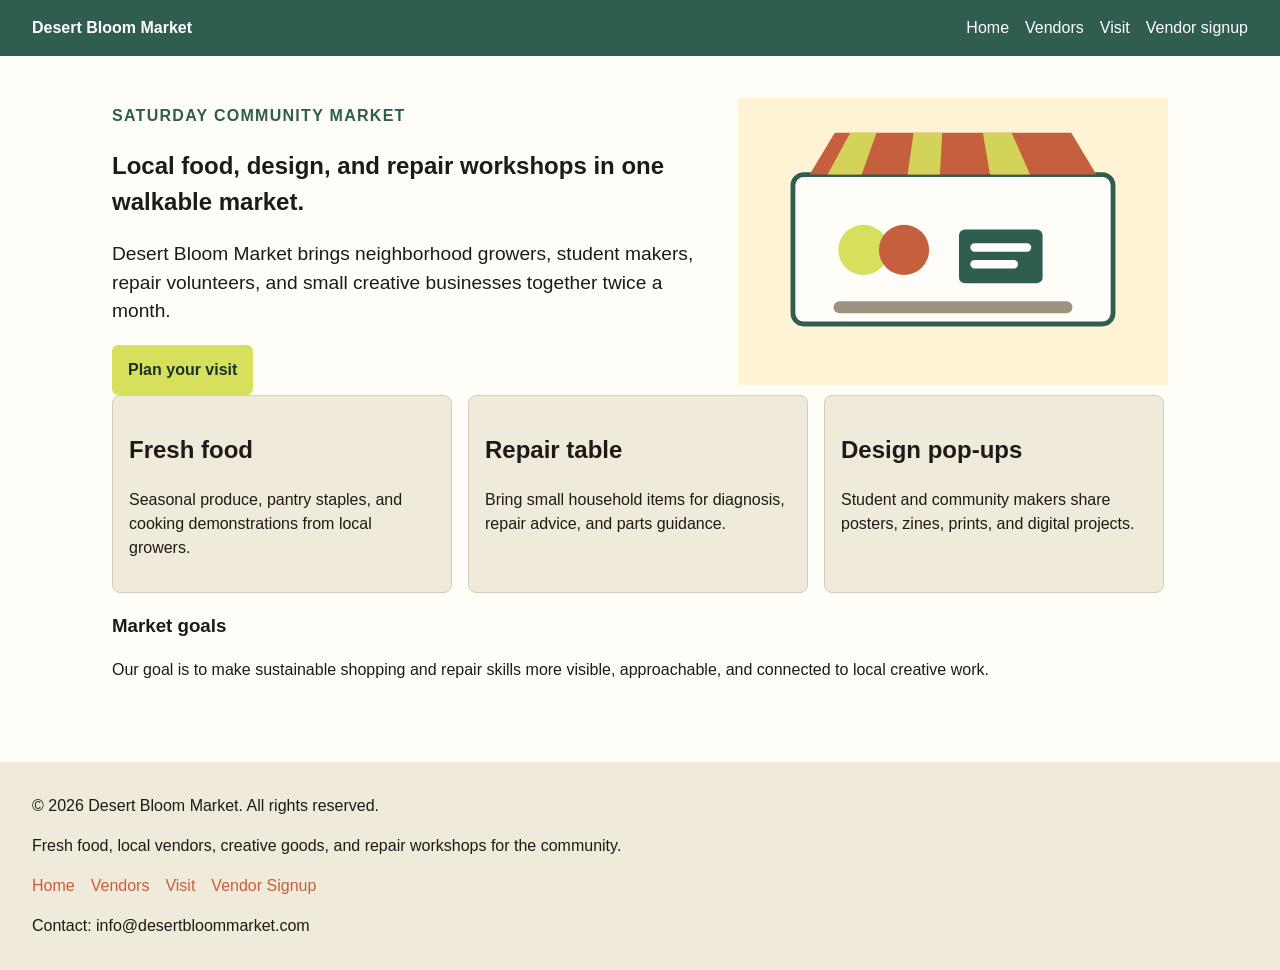
<file: index.html>
<!doctype html>
<html lang="en">
<head>
  <meta name="viewport" content="width=device-width, initial-scale=1.0">
  <meta name="description" content="Desert Bloom Market is a community market featuring local vendors, fresh food, creative goods, and repair workshops.">
  <meta charset="utf-8">
  <title>Desert Bloom Market</title>
  <link rel="stylesheet" href="styles.css">
  <link rel="icon" href="favicon.png">
</head>
<body>
  <header class="site-header">
    <a class="logo" href="index.html">Desert Bloom Market</a>
    <nav aria-label="Main navigation">
      <a href="index.html">Home</a>
      <a href="vendors.html">Vendors</a>
      <a href="visit.html">Visit</a>
      <a href="signup.html">Vendor signup</a>
    </nav>
  </header>

  <main class="page">
    <section class="hero">
      <div>
        <p class="eyebrow">Saturday Community Market</p>
        <h1>Local food, design, and repair workshops in one walkable market.</h1>
        <p class="lede">Desert Bloom Market brings neighborhood growers, student makers, repair volunteers, and small creative businesses together twice a month.</p>
        <a class="button" href="visit.html">Plan your visit</a>
      </div>
      <img class="hero-image" src="market-hero.svg" alt="Illustration of a market stand with a striped canopy, produce icons, and a small vendor sign.">
    </section>

    <section class="feature-row">
      <article class="feature-card">
        <h2>Fresh food</h2>
        <p>Seasonal produce, pantry staples, and cooking demonstrations from local growers.</p>
      </article>
      <article class="feature-card highlight">
        <h2>Repair table</h2>
        <p>Bring small household items for diagnosis, repair advice, and parts guidance.</p>
      </article>
      <article class="feature-card">
        <h2>Design pop-ups</h2>
        <p>Student and community makers share posters, zines, prints, and digital projects.</p>
      </article>
    </section>

    <section>
      <h3>Market goals</h3>
      <p>Our goal is to make sustainable shopping and repair skills more visible, approachable, and connected to local creative work.</p>
    </section>
  </main>

  <footer>
     <p>&copy; 2026 Desert Bloom Market. All rights reserved.</p>
  <p>Fresh food, local vendors, creative goods, and repair workshops for the community.</p>
  <nav aria-label="Footer navigation">
    <a href="index.html">Home</a>
    <a href="vendors.html">Vendors</a>
    <a href="visit.html">Visit</a>
    <a href="signup.html">Vendor Signup</a>
  </nav>
  <p>Contact: info@desertbloommarket.com</p>
  </footer>
</body>
</html>
</file>
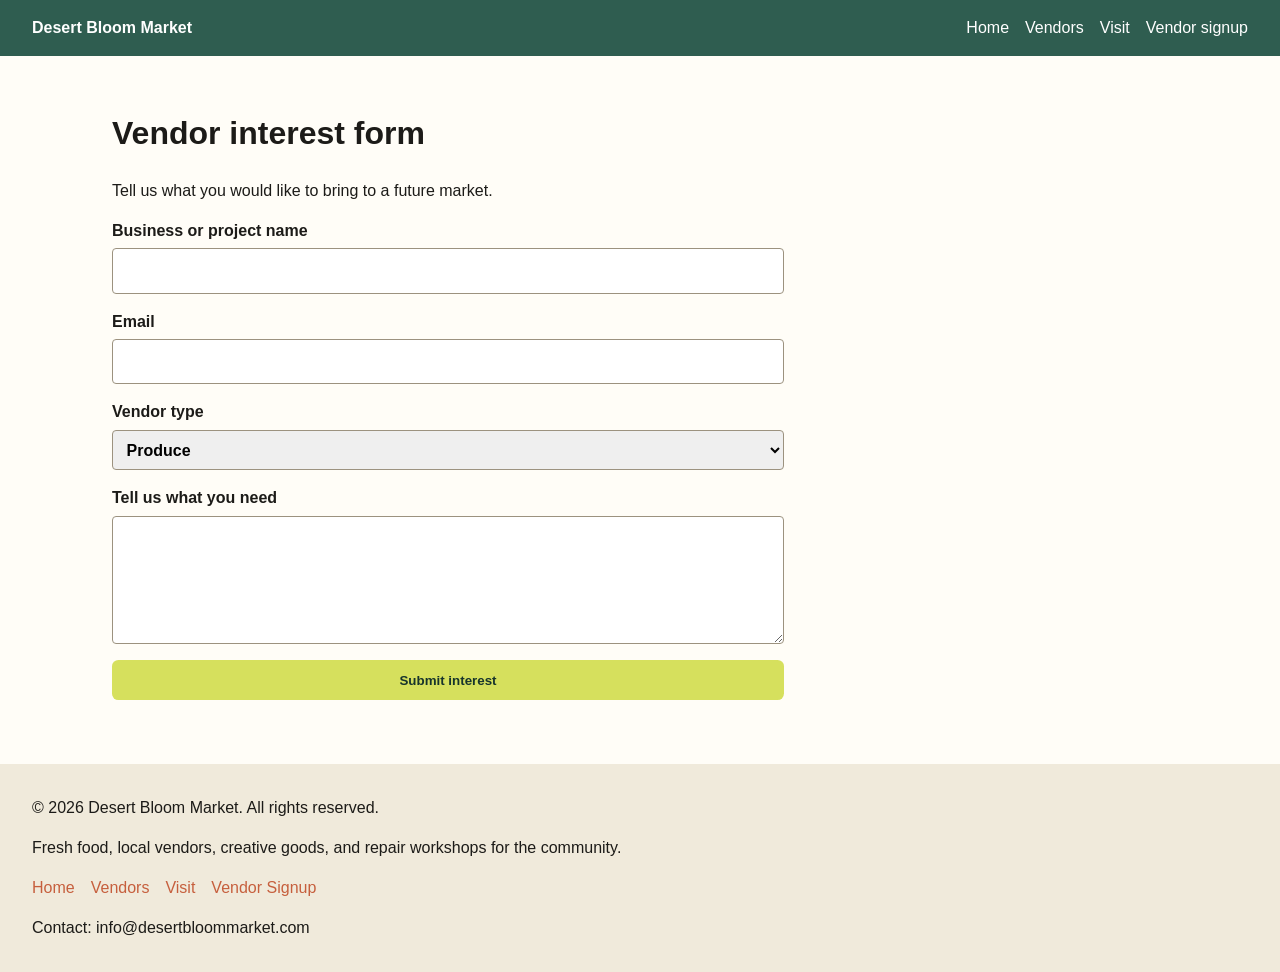
<file: signup.html>
<!doctype html>
<html lang="en">
<head>
  <meta name="viewport" content="width=device-width, initial-scale=1.0">
  <meta name="description" content="Desert Bloom Market is a community market featuring local vendors, fresh food, creative goods, and repair workshops.">
  <meta charset="utf-8">
  <title>Desert Bloom Market</title>
  <link rel="stylesheet" href="styles.css">
  <link rel="icon" href="favicon.png">
</head>
<body>
  <header class="site-header">
    <a class="logo" href="index.html">Desert Bloom Market</a>
    <nav aria-label="Main navigation">
      <a href="index.html">Home</a>
      <a href="vendors.html">Vendors</a>
      <a href="visit.html">Visit</a>
      <a href="signup.html">Vendor signup</a>
    </nav>
  </header>

  <main class="page">
    <h1>Vendor interest form</h1>
    <p>Tell us what you would like to bring to a future market.</p>

    <form>
      <label>Business or project name
        <input type="text" name="business">
      </label>
      <label>Email
        <input type="email" name="email">
      </label>
      <label>Vendor type
        <select name="type">
          <option>Produce</option>
          <option>Prepared food</option>
          <option>Repair</option>
          <option>Creative goods</option>
        </select>
      </label>
      <label>Tell us what you need
        <textarea name="needs"></textarea>
      </label>
      <button type="submit">Submit interest</button>
    </form>
  </main>

 <footer>
     <p>&copy; 2026 Desert Bloom Market. All rights reserved.</p>
  <p>Fresh food, local vendors, creative goods, and repair workshops for the community.</p>
  <nav aria-label="Footer navigation">
    <a href="index.html">Home</a>
    <a href="vendors.html">Vendors</a>
    <a href="visit.html">Visit</a>
    <a href="signup.html">Vendor Signup</a>
  </nav>
  <p>Contact: info@desertbloommarket.com</p>
  </footer>
</body>
</html>
</file>
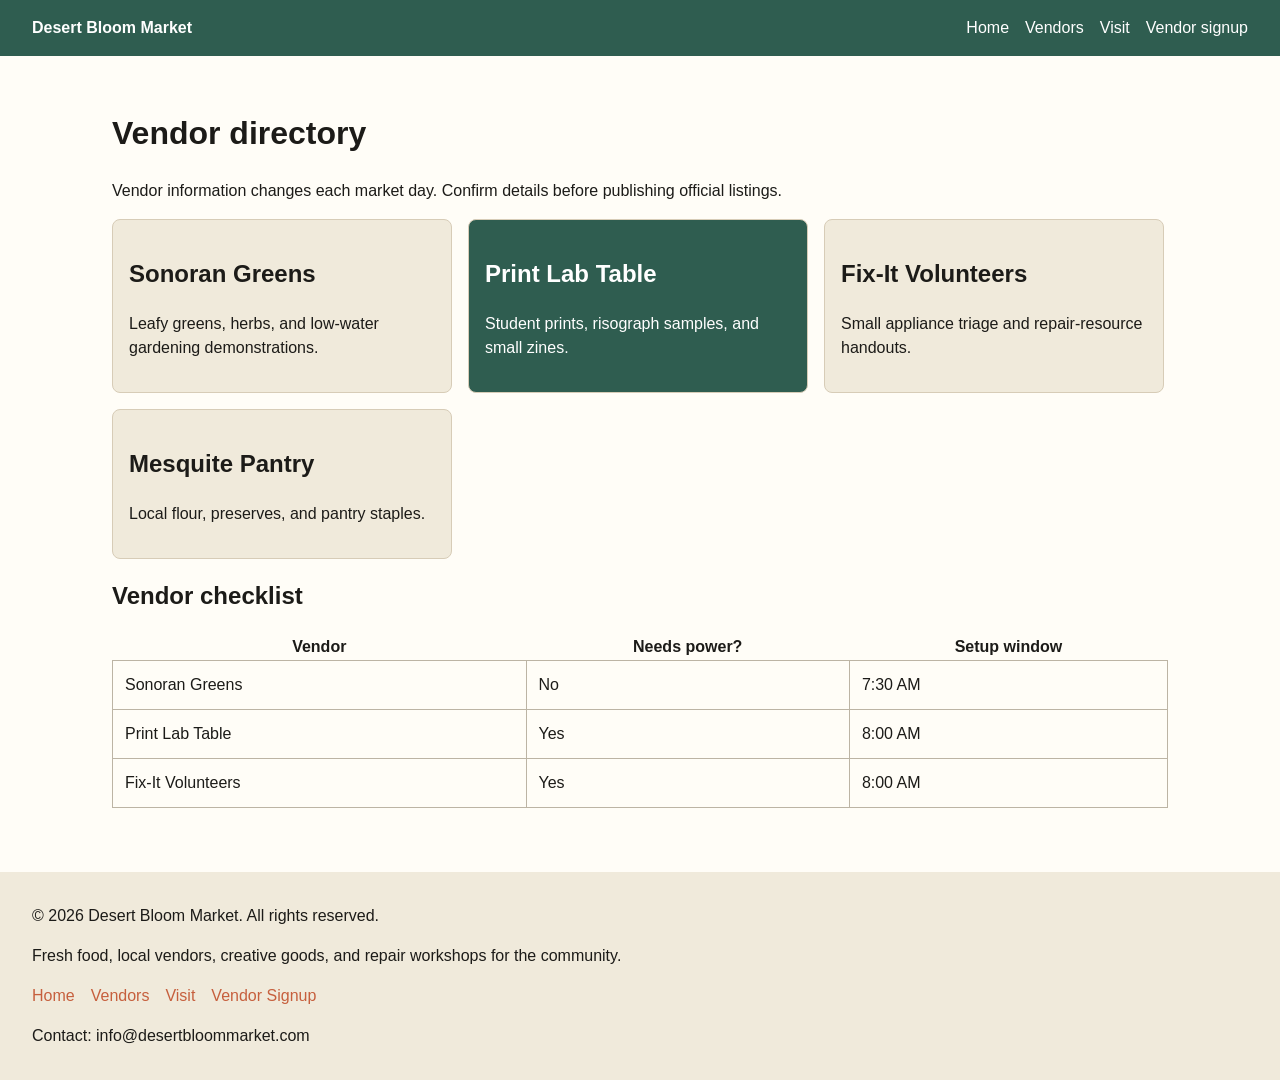
<file: vendors.html>
<!doctype html>
<html lang="en">
<head>
  <meta name="viewport" content="width=device-width, initial-scale=1.0">
  <meta name="description" content="Desert Bloom Market is a community market featuring local vendors, fresh food, creative goods, and repair workshops.">
  <meta charset="utf-8">
  <title>Desert Bloom Market</title>
  <link rel="stylesheet" href="styles.css">
  <link rel="icon" href="favicon.png">
</head>
<body>
  <header class="site-header">
    <a class="logo" href="index.html">Desert Bloom Market</a>
    <nav aria-label="Main navigation">
      <a href="index.html">Home</a>
      <a href="vendors.html">Vendors</a>
      <a href="visit.html">Visit</a>
      <a href="signup.html">Vendor signup</a>
    </nav>
  </header>

  <main class="page">
    <h1>Vendor directory</h1>
    <p>Vendor information changes each market day. Confirm details before publishing official listings.</p>

    <div class="vendor-grid">
      <article class="vendor-card">
        <h2>Sonoran Greens</h2>
        <p>Leafy greens, herbs, and low-water gardening demonstrations.</p>
      </article>
      <article class="vendor-card special">
        <h2>Print Lab Table</h2>
        <p>Student prints, risograph samples, and small zines.</p>
      </article>
      <article class="vendor-card">
        <h2>Fix-It Volunteers</h2>
        <p>Small appliance triage and repair-resource handouts.</p>
      </article>
      <article class="vendor-card">
        <h2>Mesquite Pantry</h2>
        <p>Local flour, preserves, and pantry staples.</p>
      </article>
    </div>

    <h2>Vendor checklist</h2>
    <table>
      <tr>
        <th>Vendor</th>
        <th>Needs power?</th>
        <th>Setup window</th>
      </tr>
      <tr>
        <td>Sonoran Greens</td>
        <td>No</td>
        <td>7:30 AM</td>
      </tr>
      <tr>
        <td>Print Lab Table</td>
        <td>Yes</td>
        <td>8:00 AM</td>
      </tr>
      <tr>
        <td>Fix-It Volunteers</td>
        <td>Yes</td>
        <td>8:00 AM</td>
      </tr>
    </table>
  </main>

 <footer>
     <p>&copy; 2026 Desert Bloom Market. All rights reserved.</p>
  <p>Fresh food, local vendors, creative goods, and repair workshops for the community.</p>
  <nav aria-label="Footer navigation">
    <a href="index.html">Home</a>
    <a href="vendors.html">Vendors</a>
    <a href="visit.html">Visit</a>
    <a href="signup.html">Vendor Signup</a>
  </nav>
  <p>Contact: info@desertbloommarket.com</p>
  </footer>
</body>
</html>
</file>
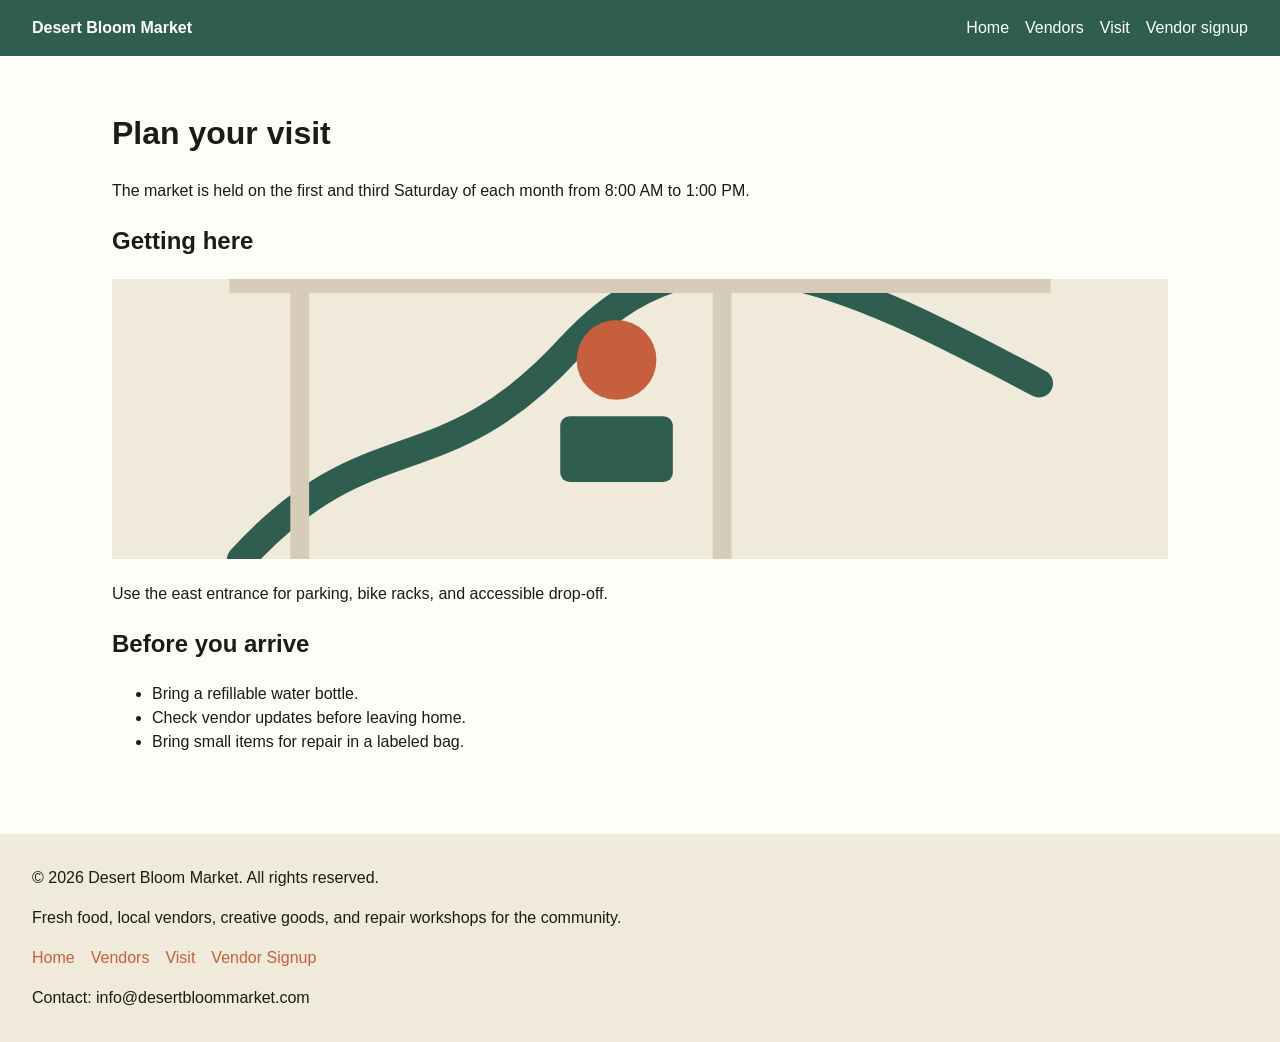
<file: visit.html>
<!doctype html>
<html lang="en">
<head>
  <meta name="viewport" content="width=device-width, initial-scale=1.0">
  <meta name="description" content="Desert Bloom Market is a community market featuring local vendors, fresh food, creative goods, and repair workshops.">
  <meta charset="utf-8">
  <title>Desert Bloom Market</title>
  <link rel="stylesheet" href="styles.css">
  <link rel="icon" href="favicon.png">
</head>
<body>
  <header class="site-header">
    <a class="logo" href="index.html">Desert Bloom Market</a>
    <nav aria-label="Main navigation">
      <a href="index.html">Home</a>
      <a href="vendors.html">Vendors</a>
      <a href="visit.html">Visit</a>
      <a href="signup.html">Vendor signup</a>
    </nav>
  </header>

  <main class="page">
    <h1>Plan your visit</h1>
    <p>The market is held on the first and third Saturday of each month from 8:00 AM to 1:00 PM.</p>

    <section class="directions">
      <h2>Getting here</h2>
      <img src="map-placeholder.svg">
      <p>Use the east entrance for parking, bike racks, and accessible drop-off.</p>
    </section>

    <section>
      <h2>Before you arrive</h2>
      <ul>
        <li>Bring a refillable water bottle.</li>
        <li>Check vendor updates before leaving home.</li>
        <li>Bring small items for repair in a labeled bag.</li>
      </ul>
    </section>
  </main>

   <footer>
     <p>&copy; 2026 Desert Bloom Market. All rights reserved.</p>
  <p>Fresh food, local vendors, creative goods, and repair workshops for the community.</p>
  <nav aria-label="Footer navigation">
    <a href="index.html">Home</a>
    <a href="vendors.html">Vendors</a>
    <a href="visit.html">Visit</a>
    <a href="signup.html">Vendor Signup</a>
  </nav>
  <p>Contact: info@desertbloommarket.com</p>
  </footer>
</body>
</html>
</file>
<file: styles.css>
:root {
  --green: #2f5d50;
  --lime: #d6e05d;
  --clay: #c65f3d;
  --paper: #fffdf7;
  --ink: #1c1b18;
  --muted: #f0eadb;
}

* {
  box-sizing: border-box;
}

body {
  margin: 0;
  font-family: Arial, Helvetica, sans-serif;
  color: var(--ink);
  background: var(--paper);
  line-height: 1.5;
}

a {
  color: var(--green);
}

a:focus {
  outline: 0;
}

.site-header {
  display: flex;
  align-items: center;
  justify-content: space-between;
  gap: 2rem;
  padding: 1rem 2rem;
  background: var(--green);
}

.logo,
nav a {
  color: white;
  text-decoration: none;
}

.logo {
  font-weight: 700;
}

nav {
  display: flex;
  gap: 1rem;
  white-space: nowrap;
}

.page {
  width: 1120px;
  margin: 0 auto;
  padding: 2rem;
}

.hero {
  display: grid;
  grid-template-columns: minmax(0, 1fr) 430px;
  gap: 2rem;
  align-items: center;
}

.hero-image {
  width: 100%;
}

.eyebrow {
  color: var(--green);
  font-weight: 700;
  text-transform: uppercase;
  letter-spacing: .08em;
}

.lede {
  font-size: 1.2rem;
}

.button,
button {
  display: inline-block;
  background: var(--lime);
  color: #17342c;
  border: none;
  border-radius: .4rem;
  padding: .8rem 1rem;
  font-weight: 700;
  text-decoration: none;
}

.feature-row,
.vendor-grid {
  display: grid;
  grid-template-columns: repeat(3, 340px);
  gap: 1rem;
}

.feature-card,
.vendor-card {
  padding: 1rem;
  border-radius: .5rem;
  background: var(--muted);
  border: 1px solid #d7ccb7;
}

main .vendor-grid article.special {
  background: var(--green);
  color: white;
}

.directions img {
  width: 100%;
  max-height: 280px;
  object-fit: cover;
}

table {
  width: 100%;
  border-collapse: collapse;
  margin-top: 1rem;
}

td {
  border: 1px solid #bcb4a4;
  padding: .75rem;
}

form {
  display: grid;
  gap: 1rem;
  max-width: 42rem;
}

label {
  display: grid;
  gap: .35rem;
  font-weight: 700;
}

input,
select,
textarea {
  font: inherit;
  border: 1px solid #9c927f;
  border-radius: .25rem;
  padding: .6rem;
}

textarea {
  min-height: 8rem;
}

footer {
  margin-top: 2rem;
  padding: 1rem 2rem;
  background: var(--muted);
}
footer a {
  color: var(--clay);
}

@media (max-width: 760px) {
  .hero,
  .feature-row,
  .vendor-grid {
    grid-template-columns: 1fr;
  }
}
}
</file>
